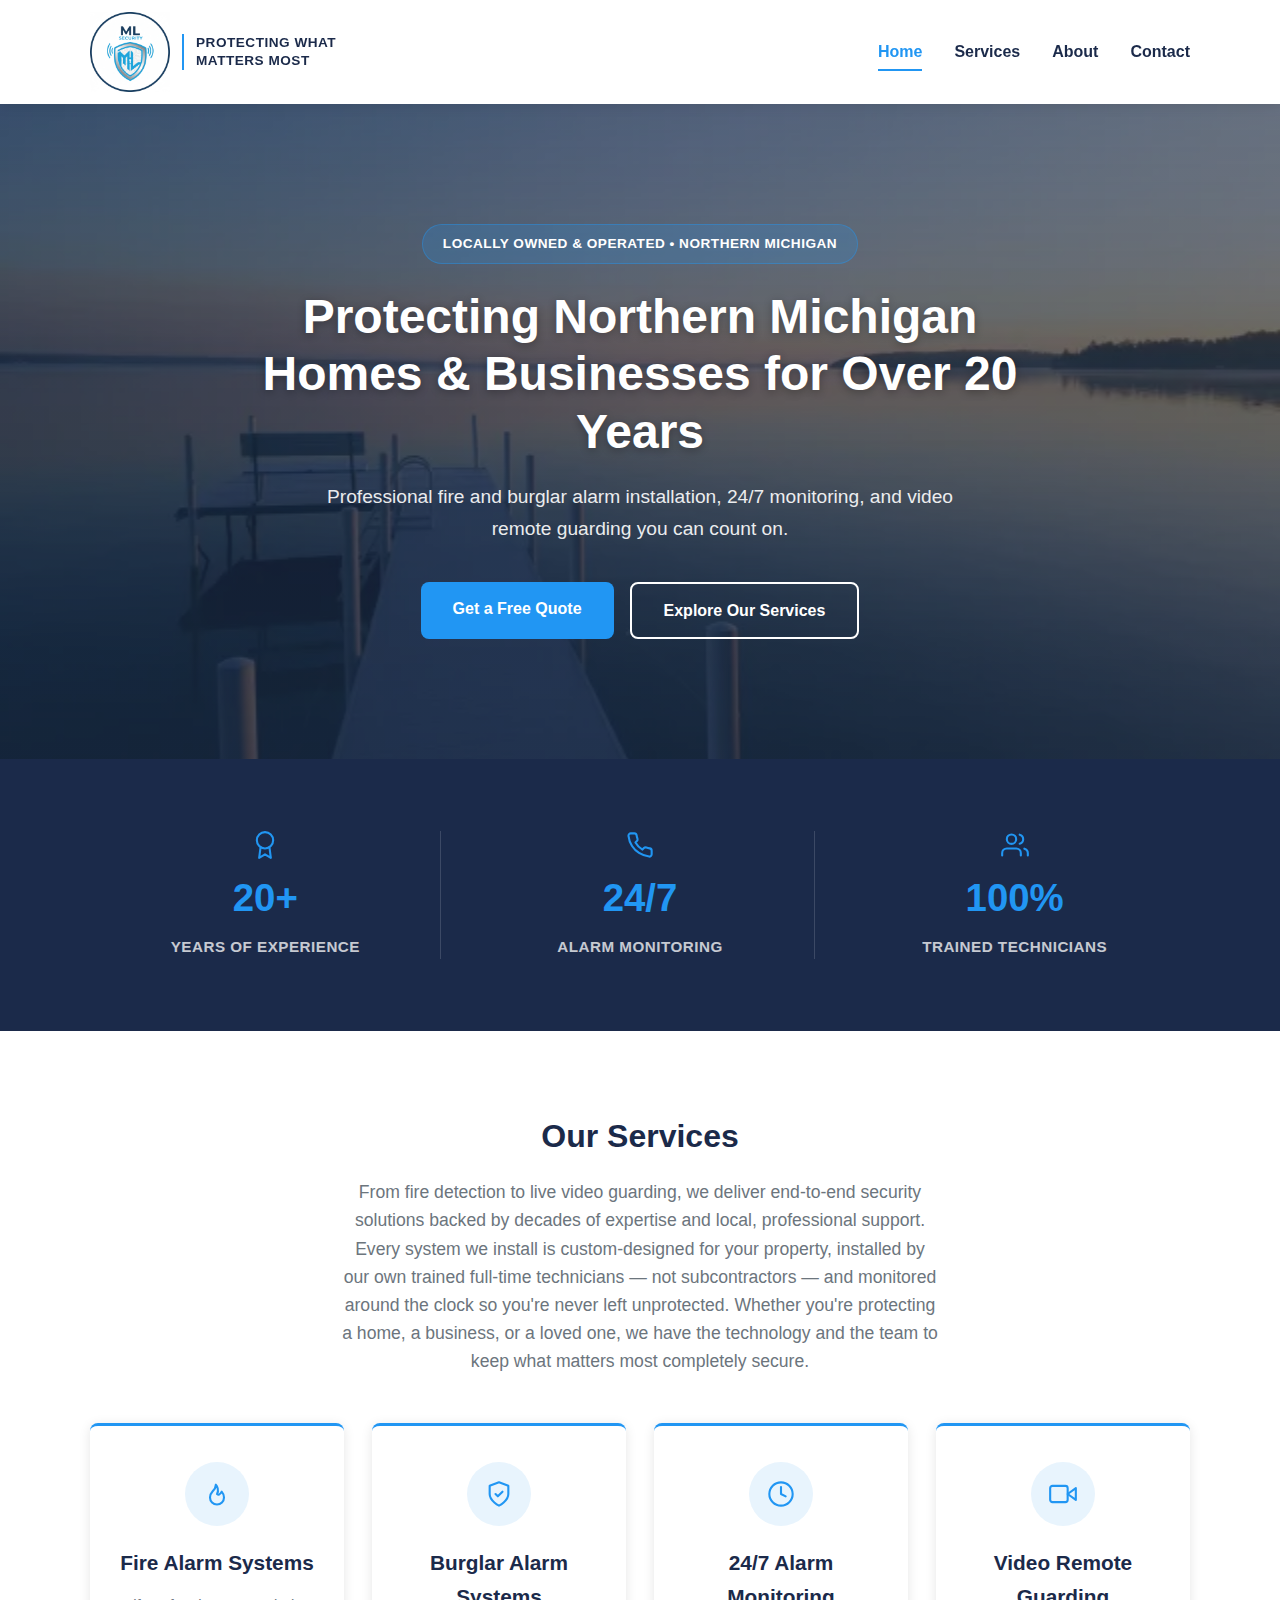
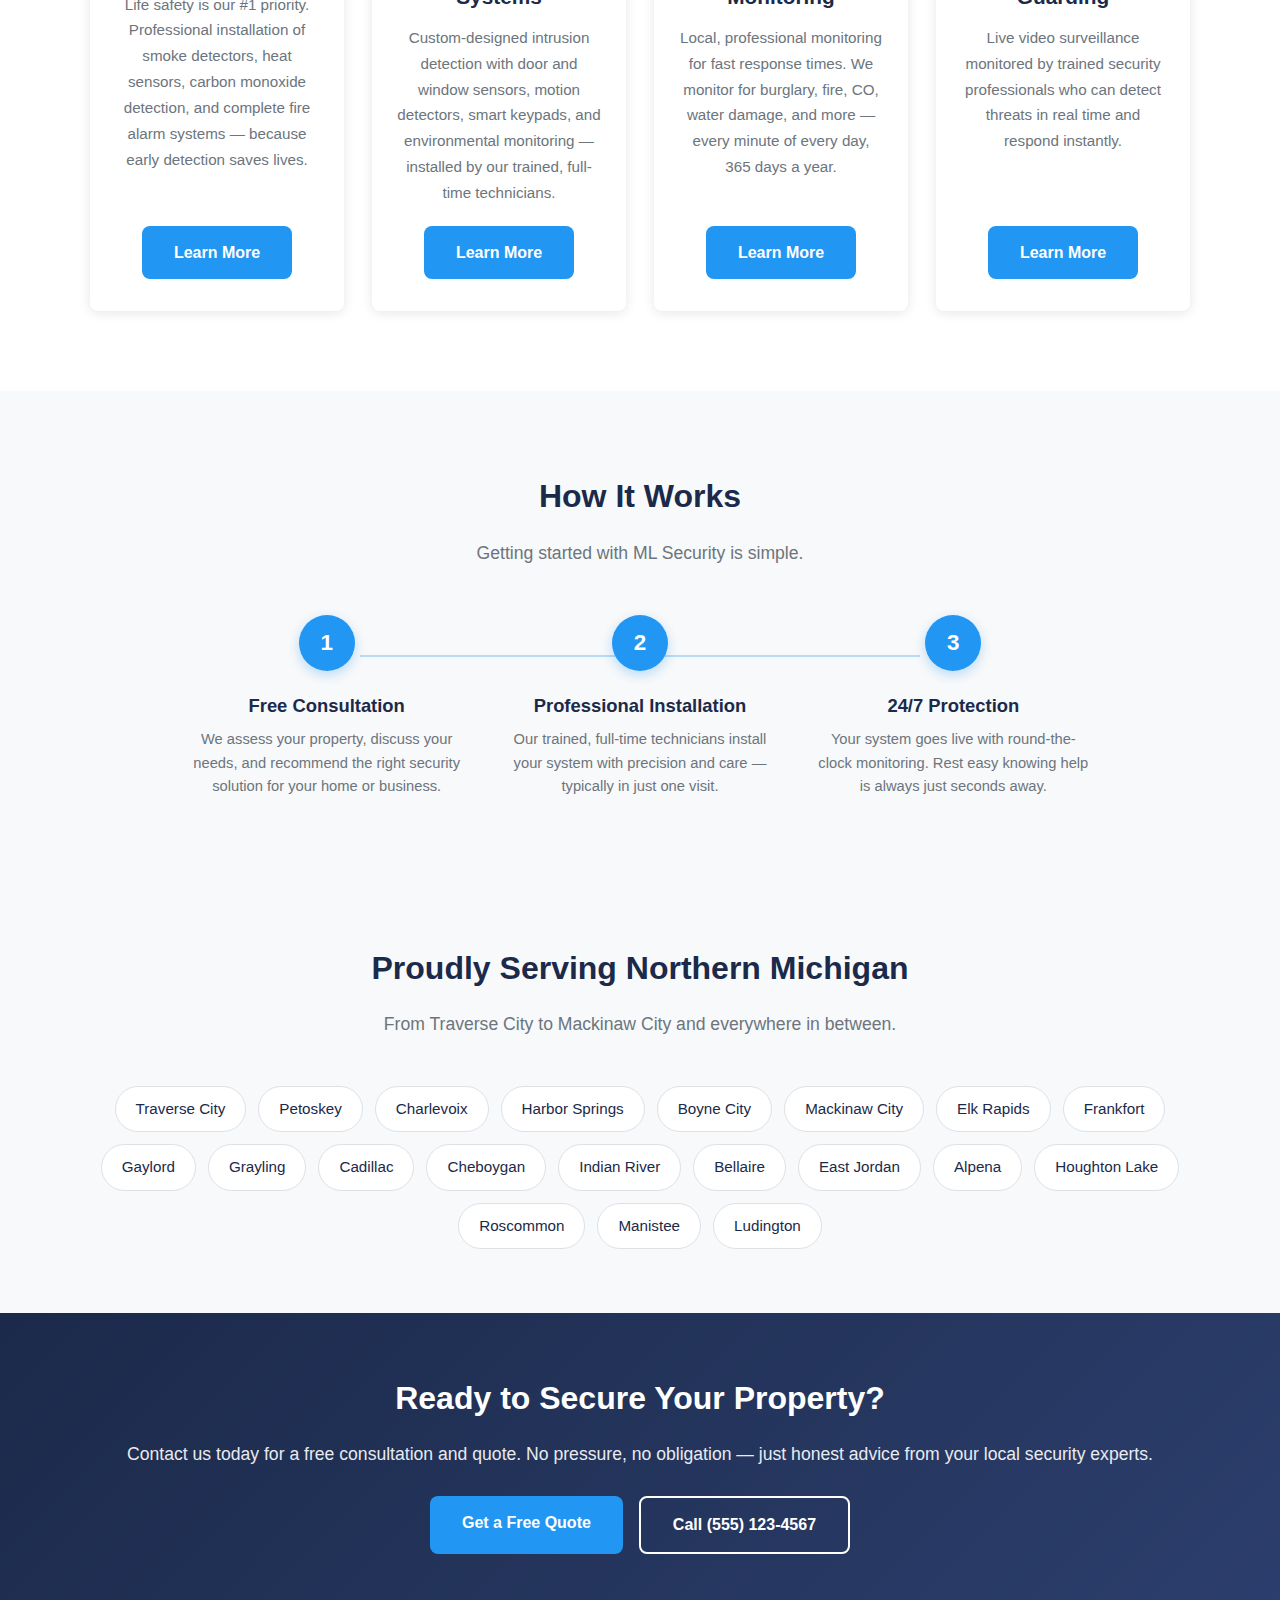
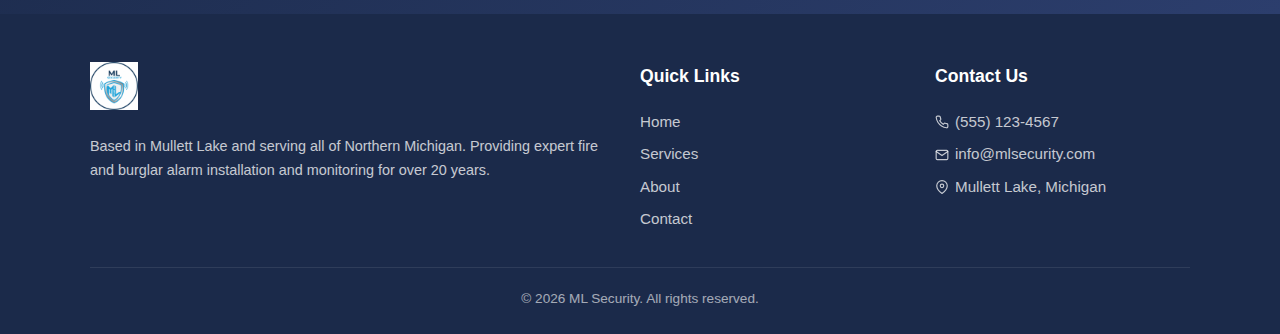
<file: index.html>
<!DOCTYPE html>
<html lang="en">
<head>
  <meta charset="UTF-8">
  <meta name="viewport" content="width=device-width, initial-scale=1.0">
  <meta name="description" content="ML Security — Protecting What Matters Most. Over 20 years of professional fire alarm, burglar alarm, and 24/7 monitoring services across Northern Michigan.">
  <title>ML Security | Protecting What Matters Most | Northern Michigan</title>
  <link rel="stylesheet" href="css/styles.css">
</head>
<body>

  <!-- Header -->
  <header class="header">
    <div class="container">
      <a href="index.html" class="header__logo" aria-label="ML Security Home">
        <img src="images/logo.jpg" alt="ML Security Logo">
        <span class="header__tagline">Protecting What<br>Matters Most</span>
      </a>
      <button class="hamburger" aria-label="Toggle navigation" aria-expanded="false">
        <span></span>
        <span></span>
        <span></span>
      </button>
      <nav class="header__nav" aria-label="Main navigation">
        <a href="index.html" class="active">Home</a>
        <a href="services.html">Services</a>
        <a href="about.html">About</a>
        <a href="contact.html">Contact</a>
      </nav>
    </div>
  </header>

  <!-- Hero -->
  <section class="hero">
    <div class="container">
      <div class="hero__badge">Locally Owned &amp; Operated &bull; Northern Michigan</div>
      <h1>Protecting Northern Michigan Homes &amp; Businesses for Over 20 Years</h1>
      <p>Professional fire and burglar alarm installation, 24/7 monitoring, and video remote guarding you can count on.</p>
      <div class="hero__buttons">
        <a href="contact.html" class="btn btn--primary">Get a Free Quote</a>
        <a href="services.html" class="btn btn--outline">Explore Our Services</a>
      </div>
    </div>
  </section>

  <!-- Trust Banner -->
  <section class="trust">
    <div class="container">
      <div class="trust__grid">
        <div class="trust__item">
          <span class="trust__icon"><svg width="28" height="28" viewBox="0 0 24 24" fill="none" stroke="currentColor" stroke-width="1.8" stroke-linecap="round" stroke-linejoin="round"><circle cx="12" cy="8" r="7"/><path d="M8.21 13.89L7 23l5-3 5 3-1.21-9.12"/></svg></span>
          <h3>20+</h3>
          <p>Years of Experience</p>
        </div>
        <div class="trust__item">
          <span class="trust__icon"><svg width="28" height="28" viewBox="0 0 24 24" fill="none" stroke="currentColor" stroke-width="1.8" stroke-linecap="round" stroke-linejoin="round"><path d="M22 16.92v3a2 2 0 0 1-2.18 2 19.79 19.79 0 0 1-8.63-3.07 19.5 19.5 0 0 1-6-6 19.79 19.79 0 0 1-3.07-8.67A2 2 0 0 1 4.11 2h3a2 2 0 0 1 2 1.72c.127.96.361 1.903.7 2.81a2 2 0 0 1-.45 2.11L8.09 9.91a16 16 0 0 0 6 6l1.27-1.27a2 2 0 0 1 2.11-.45c.907.339 1.85.573 2.81.7A2 2 0 0 1 22 16.92z"/></svg></span>
          <h3>24/7</h3>
          <p>Alarm Monitoring</p>
        </div>
        <div class="trust__item">
          <span class="trust__icon"><svg width="28" height="28" viewBox="0 0 24 24" fill="none" stroke="currentColor" stroke-width="1.8" stroke-linecap="round" stroke-linejoin="round"><path d="M17 21v-2a4 4 0 0 0-4-4H5a4 4 0 0 0-4 4v2"/><circle cx="9" cy="7" r="4"/><path d="M23 21v-2a4 4 0 0 0-3-3.87"/><path d="M16 3.13a4 4 0 0 1 0 7.75"/></svg></span>
          <h3>100%</h3>
          <p>Trained Technicians</p>
        </div>
      </div>
    </div>
  </section>

  <!-- Services Overview -->
  <section class="section">
    <div class="container">
      <h2 class="section__title">Our Services</h2>
      <p class="section__subtitle">From fire detection to live video guarding, we deliver end-to-end security solutions backed by decades of expertise and local, professional support. Every system we install is custom-designed for your property, installed by our own trained full-time technicians — not subcontractors — and monitored around the clock so you're never left unprotected. Whether you're protecting a home, a business, or a loved one, we have the technology and the team to keep what matters most completely secure.</p>
      <div class="cards">

        <div class="card">
          <div class="card__icon"><svg width="28" height="28" viewBox="0 0 24 24" fill="none" stroke="currentColor" stroke-width="1.8" stroke-linecap="round" stroke-linejoin="round"><path d="M12 12c2-2.96 0-7-1-8 0 3.038-1.773 4.741-3 6-1.226 1.26-2 3.24-2 5a6 6 0 1 0 12 0c0-1.532-1.056-3.94-2-5-1.786 3-2.791 3-4 2z"/></svg></div>
          <h3>Fire Alarm Systems</h3>
          <p>Life safety is our #1 priority. Professional installation of smoke detectors, heat sensors, carbon monoxide detection, and complete fire alarm systems — because early detection saves lives.</p>
          <a href="services.html#fire" class="btn btn--primary">Learn More</a>
        </div>

        <div class="card">
          <div class="card__icon"><svg width="28" height="28" viewBox="0 0 24 24" fill="none" stroke="currentColor" stroke-width="1.8" stroke-linecap="round" stroke-linejoin="round"><path d="M12 22s8-4 8-10V5l-8-3-8 3v7c0 6 8 10 8 10z"/><polyline points="9 12 11 14 15 10"/></svg></div>
          <h3>Burglar Alarm Systems</h3>
          <p>Custom-designed intrusion detection with door and window sensors, motion detectors, smart keypads, and environmental monitoring — installed by our trained, full-time technicians.</p>
          <a href="services.html#burglar" class="btn btn--primary">Learn More</a>
        </div>

        <div class="card">
          <div class="card__icon"><svg width="28" height="28" viewBox="0 0 24 24" fill="none" stroke="currentColor" stroke-width="1.8" stroke-linecap="round" stroke-linejoin="round"><circle cx="12" cy="12" r="10"/><polyline points="12 6 12 12 16 14"/></svg></div>
          <h3>24/7 Alarm Monitoring</h3>
          <p>Local, professional monitoring for fast response times. We monitor for burglary, fire, CO, water damage, and more — every minute of every day, 365 days a year.</p>
          <a href="services.html#monitoring" class="btn btn--primary">Learn More</a>
        </div>

        <div class="card">
          <div class="card__icon"><svg width="28" height="28" viewBox="0 0 24 24" fill="none" stroke="currentColor" stroke-width="1.8" stroke-linecap="round" stroke-linejoin="round"><path d="M23 7l-7 5 7 5V7z"/><rect x="1" y="5" width="15" height="14" rx="2" ry="2"/></svg></div>
          <h3>Video Remote Guarding</h3>
          <p>Live video surveillance monitored by trained security professionals who can detect threats in real time and respond instantly.</p>
          <a href="services.html#video" class="btn btn--primary">Learn More</a>
        </div>

      </div>
    </div>
  </section>

  <!-- How It Works -->
  <section class="how-it-works">
    <div class="container">
      <h2 class="section__title">How It Works</h2>
      <p class="section__subtitle">Getting started with ML Security is simple.</p>
      <div class="steps">
        <div class="step">
          <div class="step__number">1</div>
          <h3>Free Consultation</h3>
          <p>We assess your property, discuss your needs, and recommend the right security solution for your home or business.</p>
        </div>
        <div class="step">
          <div class="step__number">2</div>
          <h3>Professional Installation</h3>
          <p>Our trained, full-time technicians install your system with precision and care — typically in just one visit.</p>
        </div>
        <div class="step">
          <div class="step__number">3</div>
          <h3>24/7 Protection</h3>
          <p>Your system goes live with round-the-clock monitoring. Rest easy knowing help is always just seconds away.</p>
        </div>
      </div>
    </div>
  </section>

  <!-- Service Area -->
  <section class="service-area">
    <div class="container">
      <h2 class="section__title">Proudly Serving Northern Michigan</h2>
      <p class="section__subtitle">From Traverse City to Mackinaw City and everywhere in between.</p>
      <div class="service-area__tags">
        <span class="service-area__tag">Traverse City</span>
        <span class="service-area__tag">Petoskey</span>
        <span class="service-area__tag">Charlevoix</span>
        <span class="service-area__tag">Harbor Springs</span>
        <span class="service-area__tag">Boyne City</span>
        <span class="service-area__tag">Mackinaw City</span>
        <span class="service-area__tag">Elk Rapids</span>
        <span class="service-area__tag">Frankfort</span>
        <span class="service-area__tag">Gaylord</span>
        <span class="service-area__tag">Grayling</span>
        <span class="service-area__tag">Cadillac</span>
        <span class="service-area__tag">Cheboygan</span>
        <span class="service-area__tag">Indian River</span>
        <span class="service-area__tag">Bellaire</span>
        <span class="service-area__tag">East Jordan</span>
        <span class="service-area__tag">Alpena</span>
        <span class="service-area__tag">Houghton Lake</span>
        <span class="service-area__tag">Roscommon</span>
        <span class="service-area__tag">Manistee</span>
        <span class="service-area__tag">Ludington</span>
      </div>
    </div>
  </section>

  <!-- CTA -->
  <section class="cta">
    <div class="container">
      <h2>Ready to Secure Your Property?</h2>
      <p>Contact us today for a free consultation and quote. No pressure, no obligation — just honest advice from your local security experts.</p>
      <div class="hero__buttons">
        <a href="contact.html" class="btn btn--primary">Get a Free Quote</a>
        <a href="tel:5551234567" class="btn btn--outline">Call (555) 123-4567</a>
      </div>
    </div>
  </section>

  <!-- Footer -->
  <footer class="footer">
    <div class="container">
      <div class="footer__grid">
        <div class="footer__brand">
          <img src="images/logo.jpg" alt="ML Security Logo">
          <p>Based in Mullett Lake and serving all of Northern Michigan. Providing expert fire and burglar alarm installation and monitoring for over 20 years.</p>
        </div>
        <div class="footer__links">
          <h4>Quick Links</h4>
          <a href="index.html">Home</a>
          <a href="services.html">Services</a>
          <a href="about.html">About</a>
          <a href="contact.html">Contact</a>
        </div>
        <div class="footer__contact">
          <h4>Contact Us</h4>
          <p><svg class="footer__icon" width="14" height="14" viewBox="0 0 24 24" fill="none" stroke="currentColor" stroke-width="2" stroke-linecap="round" stroke-linejoin="round"><path d="M22 16.92v3a2 2 0 0 1-2.18 2 19.79 19.79 0 0 1-8.63-3.07 19.5 19.5 0 0 1-6-6 19.79 19.79 0 0 1-3.07-8.67A2 2 0 0 1 4.11 2h3a2 2 0 0 1 2 1.72c.127.96.361 1.903.7 2.81a2 2 0 0 1-.45 2.11L8.09 9.91a16 16 0 0 0 6 6l1.27-1.27a2 2 0 0 1 2.11-.45c.907.339 1.85.573 2.81.7A2 2 0 0 1 22 16.92z"/></svg> (555) 123-4567</p>
          <p><svg class="footer__icon" width="14" height="14" viewBox="0 0 24 24" fill="none" stroke="currentColor" stroke-width="2" stroke-linecap="round" stroke-linejoin="round"><path d="M4 4h16c1.1 0 2 .9 2 2v12c0 1.1-.9 2-2 2H4c-1.1 0-2-.9-2-2V6c0-1.1.9-2 2-2z"/><polyline points="22,6 12,13 2,6"/></svg> info@mlsecurity.com</p>
          <p><svg class="footer__icon" width="14" height="14" viewBox="0 0 24 24" fill="none" stroke="currentColor" stroke-width="2" stroke-linecap="round" stroke-linejoin="round"><path d="M21 10c0 7-9 13-9 13s-9-6-9-13a9 9 0 0 1 18 0z"/><circle cx="12" cy="10" r="3"/></svg> Mullett Lake, Michigan</p>
        </div>
      </div>
      <div class="footer__bottom">
        &copy; 2026 ML Security. All rights reserved.
      </div>
    </div>
  </footer>

  <script src="js/main.js"></script>
</body>
</html>
</file>
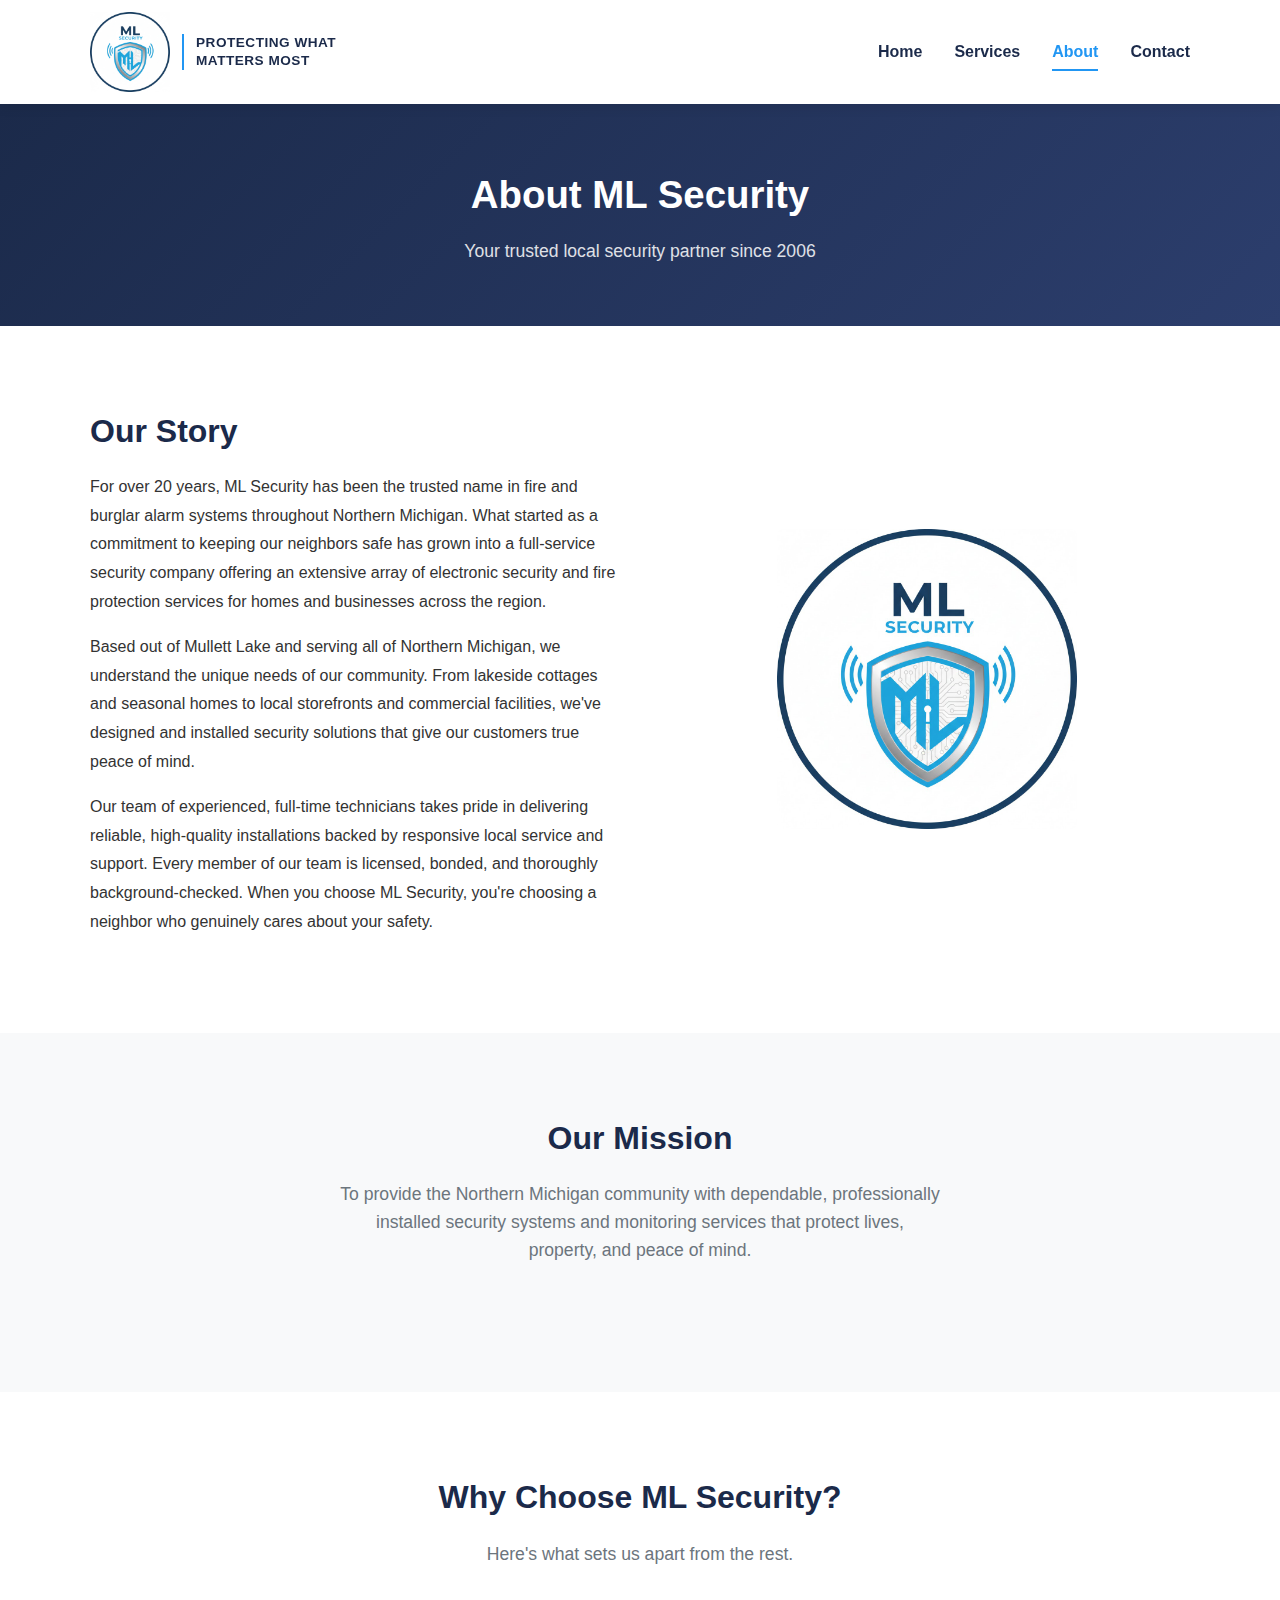
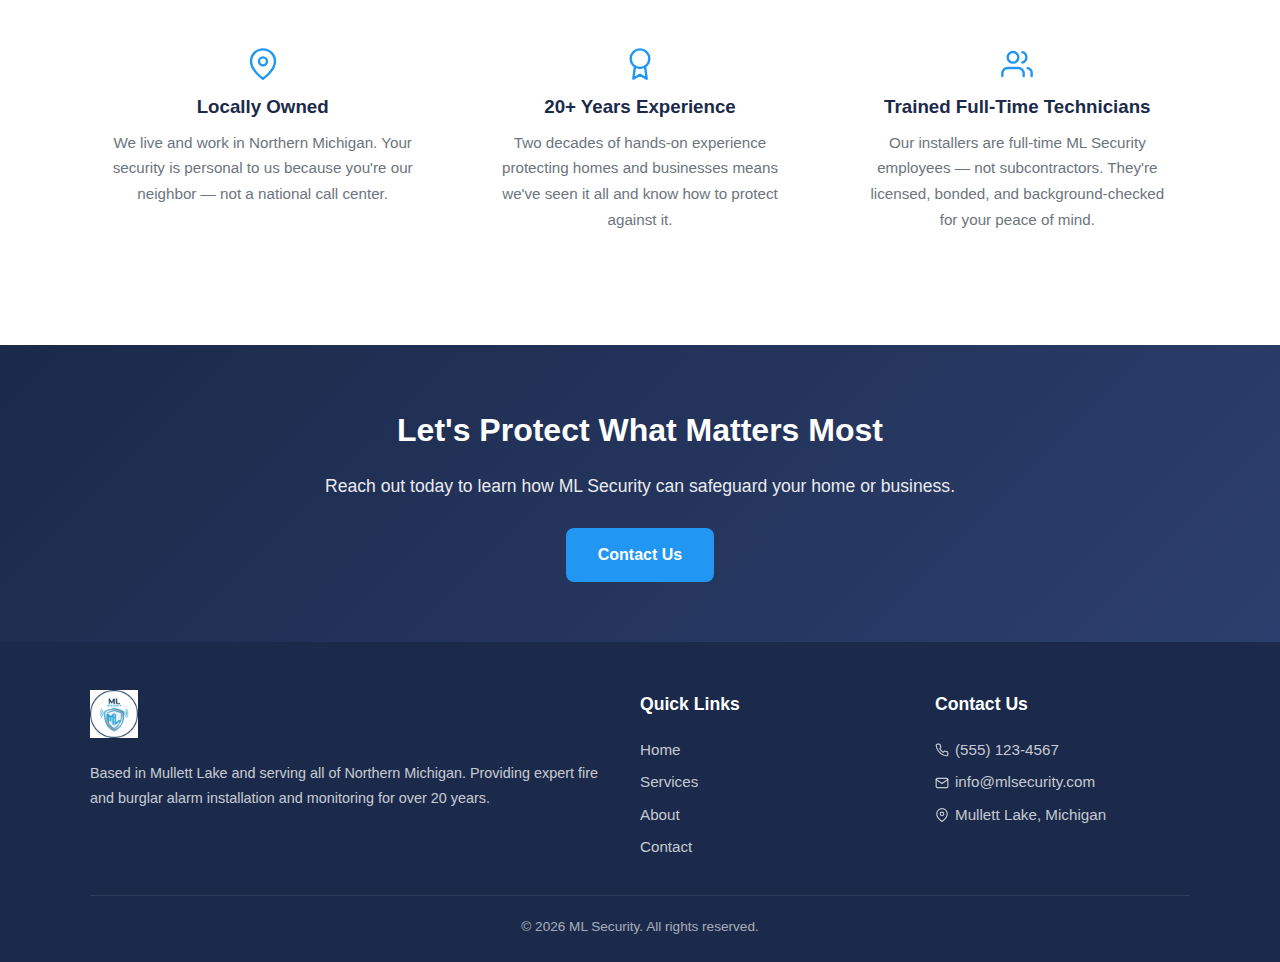
<file: about.html>
<!DOCTYPE html>
<html lang="en">
<head>
  <meta charset="UTF-8">
  <meta name="viewport" content="width=device-width, initial-scale=1.0">
  <meta name="description" content="Learn about ML Security — over 20 years of trusted fire and burglar alarm services across Northern Michigan.">
  <title>About Us | ML Security</title>
  <link rel="stylesheet" href="css/styles.css">
</head>
<body>

  <!-- Header -->
  <header class="header">
    <div class="container">
      <a href="index.html" class="header__logo" aria-label="ML Security Home">
        <img src="images/logo.jpg" alt="ML Security Logo">
        <span class="header__tagline">Protecting What<br>Matters Most</span>
      </a>
      <button class="hamburger" aria-label="Toggle navigation" aria-expanded="false">
        <span></span>
        <span></span>
        <span></span>
      </button>
      <nav class="header__nav" aria-label="Main navigation">
        <a href="index.html">Home</a>
        <a href="services.html">Services</a>
        <a href="about.html" class="active">About</a>
        <a href="contact.html">Contact</a>
      </nav>
    </div>
  </header>

  <!-- Page Header -->
  <section class="page-header">
    <div class="container">
      <h1>About ML Security</h1>
      <p>Your trusted local security partner since 2006</p>
    </div>
  </section>

  <!-- About Intro -->
  <section class="section">
    <div class="container">
      <div class="about-intro">
        <div class="about-intro__text">
          <h2>Our Story</h2>
          <p>For over 20 years, ML Security has been the trusted name in fire and burglar alarm systems throughout Northern Michigan. What started as a commitment to keeping our neighbors safe has grown into a full-service security company offering an extensive array of electronic security and fire protection services for homes and businesses across the region.</p>
          <p>Based out of Mullett Lake and serving all of Northern Michigan, we understand the unique needs of our community. From lakeside cottages and seasonal homes to local storefronts and commercial facilities, we've designed and installed security solutions that give our customers true peace of mind.</p>
          <p>Our team of experienced, full-time technicians takes pride in delivering reliable, high-quality installations backed by responsive local service and support. Every member of our team is licensed, bonded, and thoroughly background-checked. When you choose ML Security, you're choosing a neighbor who genuinely cares about your safety.</p>
        </div>
        <div class="about-intro__image">
          <img src="images/logo.jpg" alt="ML Security">
        </div>
      </div>
    </div>
  </section>

  <!-- Mission -->
  <section class="section section--alt">
    <div class="container">
      <h2 class="section__title">Our Mission</h2>
      <p class="section__subtitle">To provide the Northern Michigan community with dependable, professionally installed security systems and monitoring services that protect lives, property, and peace of mind.</p>
    </div>
  </section>

  <!-- Why Choose Us -->
  <section class="section">
    <div class="container">
      <h2 class="section__title">Why Choose ML Security?</h2>
      <p class="section__subtitle">Here's what sets us apart from the rest.</p>
      <div class="values">

        <div class="value-card">
          <div class="value-card__icon"><svg width="32" height="32" viewBox="0 0 24 24" fill="none" stroke="#2196F3" stroke-width="1.8" stroke-linecap="round" stroke-linejoin="round"><path d="M21 10c0 7-9 13-9 13s-9-6-9-13a9 9 0 0 1 18 0z"/><circle cx="12" cy="10" r="3"/></svg></div>
          <h3>Locally Owned</h3>
          <p>We live and work in Northern Michigan. Your security is personal to us because you're our neighbor — not a national call center.</p>
        </div>

        <div class="value-card">
          <div class="value-card__icon"><svg width="32" height="32" viewBox="0 0 24 24" fill="none" stroke="#2196F3" stroke-width="1.8" stroke-linecap="round" stroke-linejoin="round"><circle cx="12" cy="8" r="7"/><path d="M8.21 13.89L7 23l5-3 5 3-1.21-9.12"/></svg></div>
          <h3>20+ Years Experience</h3>
          <p>Two decades of hands-on experience protecting homes and businesses means we've seen it all and know how to protect against it.</p>
        </div>

        <div class="value-card">
          <div class="value-card__icon"><svg width="32" height="32" viewBox="0 0 24 24" fill="none" stroke="#2196F3" stroke-width="1.8" stroke-linecap="round" stroke-linejoin="round"><path d="M17 21v-2a4 4 0 0 0-4-4H5a4 4 0 0 0-4 4v2"/><circle cx="9" cy="7" r="4"/><path d="M23 21v-2a4 4 0 0 0-3-3.87"/><path d="M16 3.13a4 4 0 0 1 0 7.75"/></svg></div>
          <h3>Trained Full-Time Technicians</h3>
          <p>Our installers are full-time ML Security employees — not subcontractors. They're licensed, bonded, and background-checked for your peace of mind.</p>
        </div>

      </div>
    </div>
  </section>

  <!-- CTA -->
  <section class="cta">
    <div class="container">
      <h2>Let's Protect What Matters Most</h2>
      <p>Reach out today to learn how ML Security can safeguard your home or business.</p>
      <a href="contact.html" class="btn btn--primary">Contact Us</a>
    </div>
  </section>

  <!-- Footer -->
  <footer class="footer">
    <div class="container">
      <div class="footer__grid">
        <div class="footer__brand">
          <img src="images/logo.jpg" alt="ML Security Logo">
          <p>Based in Mullett Lake and serving all of Northern Michigan. Providing expert fire and burglar alarm installation and monitoring for over 20 years.</p>
        </div>
        <div class="footer__links">
          <h4>Quick Links</h4>
          <a href="index.html">Home</a>
          <a href="services.html">Services</a>
          <a href="about.html">About</a>
          <a href="contact.html">Contact</a>
        </div>
        <div class="footer__contact">
          <h4>Contact Us</h4>
          <p><svg class="footer__icon" width="14" height="14" viewBox="0 0 24 24" fill="none" stroke="currentColor" stroke-width="2" stroke-linecap="round" stroke-linejoin="round"><path d="M22 16.92v3a2 2 0 0 1-2.18 2 19.79 19.79 0 0 1-8.63-3.07 19.5 19.5 0 0 1-6-6 19.79 19.79 0 0 1-3.07-8.67A2 2 0 0 1 4.11 2h3a2 2 0 0 1 2 1.72c.127.96.361 1.903.7 2.81a2 2 0 0 1-.45 2.11L8.09 9.91a16 16 0 0 0 6 6l1.27-1.27a2 2 0 0 1 2.11-.45c.907.339 1.85.573 2.81.7A2 2 0 0 1 22 16.92z"/></svg> (555) 123-4567</p>
          <p><svg class="footer__icon" width="14" height="14" viewBox="0 0 24 24" fill="none" stroke="currentColor" stroke-width="2" stroke-linecap="round" stroke-linejoin="round"><path d="M4 4h16c1.1 0 2 .9 2 2v12c0 1.1-.9 2-2 2H4c-1.1 0-2-.9-2-2V6c0-1.1.9-2 2-2z"/><polyline points="22,6 12,13 2,6"/></svg> info@mlsecurity.com</p>
          <p><svg class="footer__icon" width="14" height="14" viewBox="0 0 24 24" fill="none" stroke="currentColor" stroke-width="2" stroke-linecap="round" stroke-linejoin="round"><path d="M21 10c0 7-9 13-9 13s-9-6-9-13a9 9 0 0 1 18 0z"/><circle cx="12" cy="10" r="3"/></svg> Mullett Lake, Michigan</p>
        </div>
      </div>
      <div class="footer__bottom">
        &copy; 2026 ML Security. All rights reserved.
      </div>
    </div>
  </footer>

  <script src="js/main.js"></script>
</body>
</html>
</file>
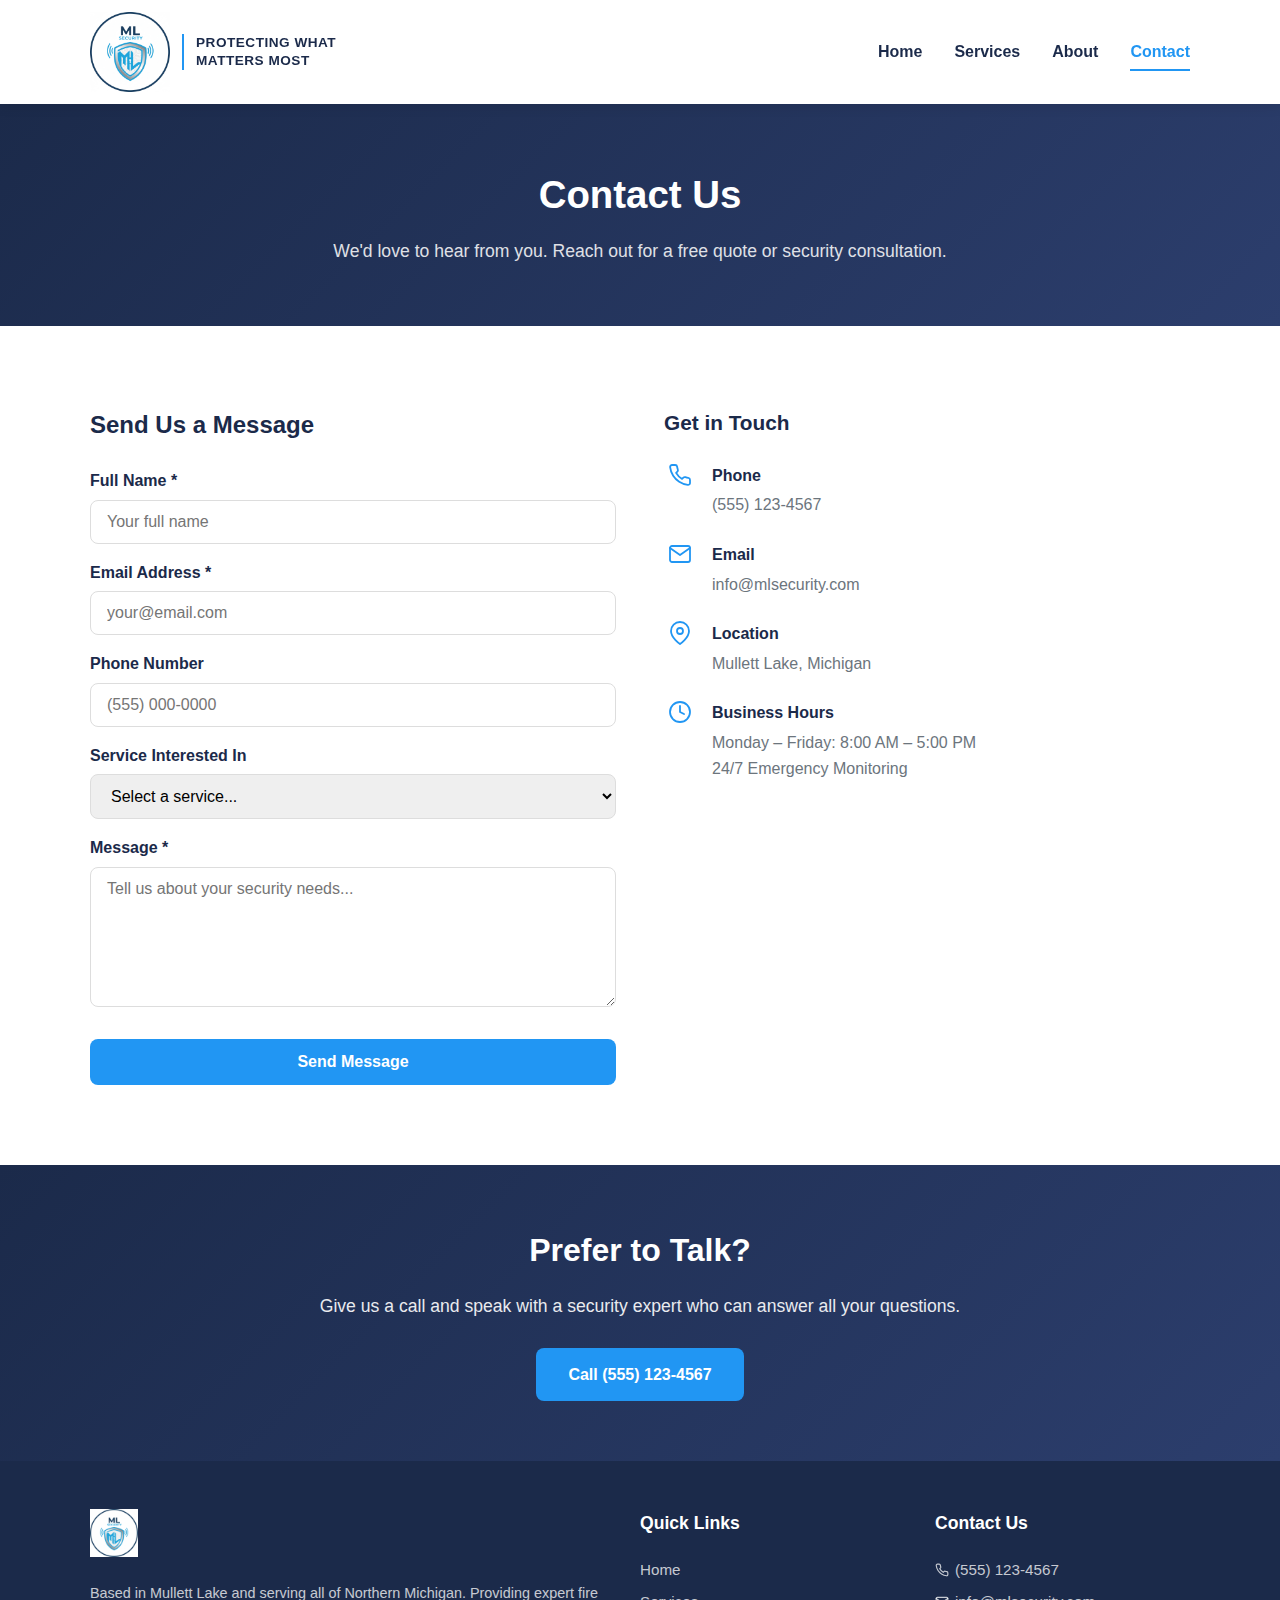
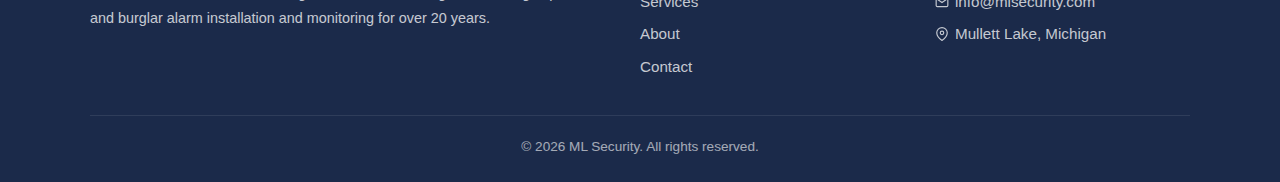
<file: contact.html>
<!DOCTYPE html>
<html lang="en">
<head>
  <meta charset="UTF-8">
  <meta name="viewport" content="width=device-width, initial-scale=1.0">
  <meta name="description" content="Contact ML Security for fire alarm, burglar alarm, and monitoring services across Northern Michigan. Get a free quote today.">
  <title>Contact Us | ML Security</title>
  <link rel="stylesheet" href="css/styles.css">
</head>
<body>

  <!-- Header -->
  <header class="header">
    <div class="container">
      <a href="index.html" class="header__logo" aria-label="ML Security Home">
        <img src="images/logo.jpg" alt="ML Security Logo">
        <span class="header__tagline">Protecting What<br>Matters Most</span>
      </a>
      <button class="hamburger" aria-label="Toggle navigation" aria-expanded="false">
        <span></span>
        <span></span>
        <span></span>
      </button>
      <nav class="header__nav" aria-label="Main navigation">
        <a href="index.html">Home</a>
        <a href="services.html">Services</a>
        <a href="about.html">About</a>
        <a href="contact.html" class="active">Contact</a>
      </nav>
    </div>
  </header>

  <!-- Page Header -->
  <section class="page-header">
    <div class="container">
      <h1>Contact Us</h1>
      <p>We'd love to hear from you. Reach out for a free quote or security consultation.</p>
    </div>
  </section>

  <!-- Contact Section -->
  <section class="section">
    <div class="container">
      <div class="contact-grid">

        <!-- Contact Form -->
        <div class="contact-form">
          <h2 style="color: var(--navy); margin-bottom: 24px;">Send Us a Message</h2>
          <form id="contactForm" novalidate>
            <label for="name">Full Name *</label>
            <input type="text" id="name" name="name" placeholder="Your full name" required>

            <label for="email">Email Address *</label>
            <input type="email" id="email" name="email" placeholder="your@email.com" required>

            <label for="phone">Phone Number</label>
            <input type="tel" id="phone" name="phone" placeholder="(555) 000-0000">

            <label for="service">Service Interested In</label>
            <select id="service" name="service">
              <option value="">Select a service...</option>
              <option value="fire">Fire Alarm Systems</option>
              <option value="burglar">Burglar Alarm Systems</option>
              <option value="monitoring">24/7 Alarm Monitoring</option>
              <option value="video">Video Remote Guarding</option>
              <option value="other">Other / Not Sure</option>
            </select>

            <label for="message">Message *</label>
            <textarea id="message" name="message" placeholder="Tell us about your security needs..." required></textarea>

            <button type="submit" class="btn btn--primary">Send Message</button>
          </form>
          <div id="formSuccess" class="form-success">
            Thank you for contacting ML Security! We'll get back to you within one business day.
          </div>
        </div>

        <!-- Contact Info -->
        <div class="contact-info">
          <h3>Get in Touch</h3>

          <div class="contact-info__item">
            <div class="contact-info__icon"><svg width="24" height="24" viewBox="0 0 24 24" fill="none" stroke="#2196F3" stroke-width="1.8" stroke-linecap="round" stroke-linejoin="round"><path d="M22 16.92v3a2 2 0 0 1-2.18 2 19.79 19.79 0 0 1-8.63-3.07 19.5 19.5 0 0 1-6-6 19.79 19.79 0 0 1-3.07-8.67A2 2 0 0 1 4.11 2h3a2 2 0 0 1 2 1.72c.127.96.361 1.903.7 2.81a2 2 0 0 1-.45 2.11L8.09 9.91a16 16 0 0 0 6 6l1.27-1.27a2 2 0 0 1 2.11-.45c.907.339 1.85.573 2.81.7A2 2 0 0 1 22 16.92z"/></svg></div>
            <div class="contact-info__text">
              <h4>Phone</h4>
              <p>(555) 123-4567</p>
            </div>
          </div>

          <div class="contact-info__item">
            <div class="contact-info__icon"><svg width="24" height="24" viewBox="0 0 24 24" fill="none" stroke="#2196F3" stroke-width="1.8" stroke-linecap="round" stroke-linejoin="round"><path d="M4 4h16c1.1 0 2 .9 2 2v12c0 1.1-.9 2-2 2H4c-1.1 0-2-.9-2-2V6c0-1.1.9-2 2-2z"/><polyline points="22,6 12,13 2,6"/></svg></div>
            <div class="contact-info__text">
              <h4>Email</h4>
              <p>info@mlsecurity.com</p>
            </div>
          </div>

          <div class="contact-info__item">
            <div class="contact-info__icon"><svg width="24" height="24" viewBox="0 0 24 24" fill="none" stroke="#2196F3" stroke-width="1.8" stroke-linecap="round" stroke-linejoin="round"><path d="M21 10c0 7-9 13-9 13s-9-6-9-13a9 9 0 0 1 18 0z"/><circle cx="12" cy="10" r="3"/></svg></div>
            <div class="contact-info__text">
              <h4>Location</h4>
              <p>Mullett Lake, Michigan</p>
            </div>
          </div>

          <div class="contact-info__item">
            <div class="contact-info__icon"><svg width="24" height="24" viewBox="0 0 24 24" fill="none" stroke="#2196F3" stroke-width="1.8" stroke-linecap="round" stroke-linejoin="round"><circle cx="12" cy="12" r="10"/><polyline points="12 6 12 12 16 14"/></svg></div>
            <div class="contact-info__text">
              <h4>Business Hours</h4>
              <p>Monday &ndash; Friday: 8:00 AM &ndash; 5:00 PM</p>
              <p>24/7 Emergency Monitoring</p>
            </div>
          </div>
        </div>

      </div>
    </div>
  </section>

  <!-- CTA -->
  <section class="cta">
    <div class="container">
      <h2>Prefer to Talk?</h2>
      <p>Give us a call and speak with a security expert who can answer all your questions.</p>
      <a href="tel:5551234567" class="btn btn--primary">Call (555) 123-4567</a>
    </div>
  </section>

  <!-- Footer -->
  <footer class="footer">
    <div class="container">
      <div class="footer__grid">
        <div class="footer__brand">
          <img src="images/logo.jpg" alt="ML Security Logo">
          <p>Based in Mullett Lake and serving all of Northern Michigan. Providing expert fire and burglar alarm installation and monitoring for over 20 years.</p>
        </div>
        <div class="footer__links">
          <h4>Quick Links</h4>
          <a href="index.html">Home</a>
          <a href="services.html">Services</a>
          <a href="about.html">About</a>
          <a href="contact.html">Contact</a>
        </div>
        <div class="footer__contact">
          <h4>Contact Us</h4>
          <p><svg class="footer__icon" width="14" height="14" viewBox="0 0 24 24" fill="none" stroke="currentColor" stroke-width="2" stroke-linecap="round" stroke-linejoin="round"><path d="M22 16.92v3a2 2 0 0 1-2.18 2 19.79 19.79 0 0 1-8.63-3.07 19.5 19.5 0 0 1-6-6 19.79 19.79 0 0 1-3.07-8.67A2 2 0 0 1 4.11 2h3a2 2 0 0 1 2 1.72c.127.96.361 1.903.7 2.81a2 2 0 0 1-.45 2.11L8.09 9.91a16 16 0 0 0 6 6l1.27-1.27a2 2 0 0 1 2.11-.45c.907.339 1.85.573 2.81.7A2 2 0 0 1 22 16.92z"/></svg> (555) 123-4567</p>
          <p><svg class="footer__icon" width="14" height="14" viewBox="0 0 24 24" fill="none" stroke="currentColor" stroke-width="2" stroke-linecap="round" stroke-linejoin="round"><path d="M4 4h16c1.1 0 2 .9 2 2v12c0 1.1-.9 2-2 2H4c-1.1 0-2-.9-2-2V6c0-1.1.9-2 2-2z"/><polyline points="22,6 12,13 2,6"/></svg> info@mlsecurity.com</p>
          <p><svg class="footer__icon" width="14" height="14" viewBox="0 0 24 24" fill="none" stroke="currentColor" stroke-width="2" stroke-linecap="round" stroke-linejoin="round"><path d="M21 10c0 7-9 13-9 13s-9-6-9-13a9 9 0 0 1 18 0z"/><circle cx="12" cy="10" r="3"/></svg> Mullett Lake, Michigan</p>
        </div>
      </div>
      <div class="footer__bottom">
        &copy; 2026 ML Security. All rights reserved.
      </div>
    </div>
  </footer>

  <script src="js/main.js"></script>
</body>
</html>
</file>
<file: css/styles.css>
/* ============================================
   ML Security — Main Stylesheet
   ============================================ */

/* --- CSS Variables --- */
:root {
  --navy: #1b2a4a;
  --blue: #2196F3;
  --blue-dark: #1976D2;
  --blue-light: #e8f4fd;
  --gray: #6c757d;
  --gray-light: #f8f9fa;
  --white: #ffffff;
  --text: #333333;
  --shadow: 0 2px 12px rgba(0, 0, 0, 0.1);
  --radius: 8px;
  --transition: 0.3s ease;
}

/* --- Reset & Base --- */
*,
*::before,
*::after {
  margin: 0;
  padding: 0;
  box-sizing: border-box;
}

html {
  scroll-behavior: smooth;
}

body {
  font-family: -apple-system, BlinkMacSystemFont, "Segoe UI", Roboto, "Helvetica Neue", Arial, sans-serif;
  color: var(--text);
  line-height: 1.6;
  background: var(--white);
}

a {
  color: var(--blue);
  text-decoration: none;
  transition: color var(--transition);
}

a:hover {
  color: var(--blue-dark);
}

img {
  max-width: 100%;
  height: auto;
}

ul {
  list-style: none;
}

.container {
  max-width: 1140px;
  margin: 0 auto;
  padding: 0 20px;
}

/* --- Header --- */
.header {
  background: var(--white);
  box-shadow: var(--shadow);
  position: sticky;
  top: 0;
  z-index: 1000;
}

.header .container {
  display: flex;
  align-items: center;
  justify-content: space-between;
  padding-top: 12px;
  padding-bottom: 12px;
}

.header__logo {
  display: flex;
  align-items: center;
  gap: 12px;
}

.header__logo img {
  height: 80px;
  width: auto;
}

.header__tagline {
  font-size: 0.85rem;
  font-weight: 600;
  color: var(--navy);
  letter-spacing: 0.5px;
  text-transform: uppercase;
  border-left: 2px solid var(--blue);
  padding-left: 12px;
  line-height: 1.3;
}

.header__nav {
  display: flex;
  gap: 32px;
}

.header__nav a {
  color: var(--navy);
  font-weight: 600;
  font-size: 1rem;
  padding: 4px 0;
  position: relative;
}

.header__nav a::after {
  content: "";
  position: absolute;
  bottom: -2px;
  left: 0;
  width: 0;
  height: 2px;
  background: var(--blue);
  transition: width var(--transition);
}

.header__nav a:hover::after,
.header__nav a.active::after {
  width: 100%;
}

.header__nav a.active {
  color: var(--blue);
}

/* Hamburger */
.hamburger {
  display: none;
  flex-direction: column;
  gap: 5px;
  background: none;
  border: none;
  cursor: pointer;
  padding: 4px;
}

.hamburger span {
  display: block;
  width: 26px;
  height: 3px;
  background: var(--navy);
  border-radius: 2px;
  transition: var(--transition);
}

.hamburger.open span:nth-child(1) {
  transform: rotate(45deg) translate(5px, 6px);
}

.hamburger.open span:nth-child(2) {
  opacity: 0;
}

.hamburger.open span:nth-child(3) {
  transform: rotate(-45deg) translate(5px, -6px);
}

/* --- Hero Section --- */
.hero {
  background: linear-gradient(rgba(27, 42, 74, 0.6), rgba(27, 42, 74, 0.75)),
              url('../images/hero.jpg') center/cover no-repeat;
  color: var(--white);
  padding: 120px 0;
  text-align: center;
  min-height: 540px;
  display: flex;
  align-items: center;
  justify-content: center;
}

.hero__badge {
  display: inline-block;
  background: rgba(33, 150, 243, 0.2);
  border: 1px solid rgba(33, 150, 243, 0.4);
  color: var(--white);
  padding: 8px 20px;
  border-radius: 50px;
  font-size: 0.85rem;
  font-weight: 600;
  letter-spacing: 0.5px;
  margin-bottom: 24px;
  text-transform: uppercase;
}

.hero h1 {
  font-size: 3rem;
  margin-bottom: 20px;
  line-height: 1.2;
  text-shadow: 0 2px 8px rgba(0, 0, 0, 0.3);
  max-width: 800px;
  margin-left: auto;
  margin-right: auto;
}

.hero p {
  font-size: 1.2rem;
  max-width: 640px;
  margin: 0 auto 36px;
  opacity: 0.9;
  line-height: 1.7;
}

.hero__buttons {
  display: flex;
  gap: 16px;
  justify-content: center;
  flex-wrap: wrap;
}

/* --- Buttons --- */
.btn {
  display: inline-block;
  padding: 14px 32px;
  border-radius: var(--radius);
  font-size: 1rem;
  font-weight: 600;
  cursor: pointer;
  transition: all var(--transition);
  border: none;
  text-align: center;
}

.btn--primary {
  background: var(--blue);
  color: var(--white);
}

.btn--primary:hover {
  background: var(--blue-dark);
  color: var(--white);
}

.btn--outline {
  background: transparent;
  color: var(--white);
  border: 2px solid var(--white);
}

.btn--outline:hover {
  background: var(--white);
  color: var(--navy);
}

/* --- Section Utilities --- */
.section {
  padding: 80px 0;
}

.section--alt {
  background: var(--gray-light);
}

.section--blue {
  background: var(--blue-light);
}

.section__title {
  text-align: center;
  font-size: 2rem;
  color: var(--navy);
  margin-bottom: 16px;
}

.section__subtitle {
  text-align: center;
  color: var(--gray);
  font-size: 1.1rem;
  max-width: 600px;
  margin: 0 auto 48px;
}

/* --- Service Cards --- */
.cards {
  display: grid;
  grid-template-columns: repeat(4, 1fr);
  gap: 28px;
}

.card {
  background: var(--white);
  border-radius: var(--radius);
  padding: 36px 24px 32px;
  text-align: center;
  box-shadow: var(--shadow);
  transition: transform var(--transition), box-shadow var(--transition);
  display: flex;
  flex-direction: column;
  align-items: center;
  border-top: 3px solid var(--blue);
  position: relative;
}

.card p {
  flex: 1;
}

.card:hover {
  transform: translateY(-6px);
  box-shadow: 0 12px 32px rgba(0, 0, 0, 0.14);
}

.card__icon {
  width: 64px;
  height: 64px;
  display: flex;
  align-items: center;
  justify-content: center;
  background: var(--blue-light);
  border-radius: 50%;
  color: var(--blue);
  margin-bottom: 20px;
}

.card__icon svg {
  flex-shrink: 0;
}

.services-nav__icon {
  display: flex;
  align-items: center;
}

.services-nav__icon svg {
  flex-shrink: 0;
}

.card h3 {
  color: var(--navy);
  font-size: 1.3rem;
  margin-bottom: 12px;
}

.card p {
  color: var(--gray);
  font-size: 0.95rem;
  line-height: 1.7;
}

.card .btn {
  margin-top: 20px;
}

/* --- Trust / Stats Banner --- */
.trust {
  background: var(--navy);
  color: var(--white);
  padding: 56px 0;
}

.trust__grid {
  display: grid;
  grid-template-columns: repeat(3, 1fr);
  gap: 24px;
  text-align: center;
}

.trust__item {
  padding: 16px 0;
  position: relative;
}

.trust__item:not(:last-child)::after {
  content: "";
  position: absolute;
  right: 0;
  top: 10%;
  height: 80%;
  width: 1px;
  background: rgba(255, 255, 255, 0.15);
}

.trust__icon {
  margin-bottom: 8px;
  display: flex;
  align-items: center;
  justify-content: center;
}

.trust__icon svg {
  stroke: var(--blue);
}

.trust__item h3 {
  font-size: 2.4rem;
  margin-bottom: 6px;
  color: var(--blue);
  font-weight: 800;
}

.trust__item p {
  font-size: 0.95rem;
  opacity: 0.75;
  text-transform: uppercase;
  letter-spacing: 0.5px;
  font-weight: 600;
}

/* --- How It Works --- */
.how-it-works {
  background: var(--gray-light);
  padding: 80px 0;
}

.steps {
  display: grid;
  grid-template-columns: repeat(3, 1fr);
  gap: 40px;
  position: relative;
  max-width: 900px;
  margin: 0 auto;
}

.steps::before {
  content: "";
  position: absolute;
  top: 40px;
  left: calc(16.66% + 20px);
  right: calc(16.66% + 20px);
  height: 2px;
  background: var(--blue);
  opacity: 0.3;
}

.step {
  text-align: center;
  position: relative;
}

.step__number {
  width: 56px;
  height: 56px;
  background: var(--blue);
  color: var(--white);
  border-radius: 50%;
  display: flex;
  align-items: center;
  justify-content: center;
  font-size: 1.4rem;
  font-weight: 800;
  margin: 0 auto 20px;
  position: relative;
  z-index: 1;
  box-shadow: 0 4px 12px rgba(33, 150, 243, 0.3);
}

.step h3 {
  color: var(--navy);
  font-size: 1.15rem;
  margin-bottom: 8px;
}

.step p {
  color: var(--gray);
  font-size: 0.92rem;
  line-height: 1.6;
}

/* --- Services Quick Nav --- */
.services-nav {
  background: var(--white);
  border-bottom: 1px solid #e5e7eb;
  padding: 0;
  position: sticky;
  top: 80px;
  z-index: 900;
}

.services-nav__list {
  display: flex;
  justify-content: center;
  gap: 0;
}

.services-nav__link {
  display: flex;
  align-items: center;
  gap: 8px;
  padding: 16px 24px;
  color: var(--gray);
  font-weight: 600;
  font-size: 0.9rem;
  border-bottom: 3px solid transparent;
  transition: all var(--transition);
}

.services-nav__link:hover,
.services-nav__link.active {
  color: var(--blue);
  border-bottom-color: var(--blue);
}

/* (services-nav__icon styled above with card icons) */

/* --- Services Detail Page --- */
.service-detail {
  padding: 80px 0;
  scroll-margin-top: 140px;
}

.service-detail:nth-child(even) {
  background: var(--gray-light);
}

.service-detail__layout {
  display: grid;
  grid-template-columns: 160px 1fr;
  gap: 48px;
  align-items: start;
}

.service-detail__layout--reverse {
  grid-template-columns: 1fr 160px;
}

.service-detail__icon-block {
  display: flex;
  flex-direction: column;
  align-items: center;
  text-align: center;
  position: sticky;
  top: 160px;
}

.service-detail__icon-large {
  font-size: 4.5rem;
  line-height: 1;
  margin-bottom: 12px;
}

.service-detail__icon-label {
  font-size: 0.8rem;
  font-weight: 700;
  text-transform: uppercase;
  letter-spacing: 1px;
  color: var(--blue);
}

.service-detail__content h2 {
  color: var(--navy);
  font-size: 2rem;
  margin-bottom: 8px;
  line-height: 1.3;
}

.service-detail__subtitle {
  font-size: 1.1rem;
  color: var(--blue);
  font-weight: 600;
  margin-bottom: 20px;
}

.service-detail__content p {
  color: var(--text);
  line-height: 1.8;
  margin-bottom: 16px;
}

.service-detail__highlight {
  background: var(--blue-light);
  border-left: 4px solid var(--blue);
  padding: 20px 24px;
  border-radius: 0 var(--radius) var(--radius) 0;
  margin: 24px 0;
  font-size: 0.95rem;
  line-height: 1.7;
  color: var(--navy);
}

.service-detail__highlight strong {
  color: var(--navy);
}

/* Service Showcase Images */
.service-showcase {
  padding: 0;
  background: var(--navy);
}

.service-showcase__inner {
  position: relative;
  overflow: hidden;
  border-radius: var(--radius);
  max-height: 340px;
}

.service-showcase__img {
  width: 100%;
  height: 340px;
  object-fit: cover;
  display: block;
}

.service-showcase__caption {
  position: absolute;
  bottom: 0;
  left: 0;
  right: 0;
  background: linear-gradient(transparent, rgba(27, 42, 74, 0.85));
  padding: 40px 32px 24px;
}

.service-showcase__caption p {
  color: var(--white);
  font-size: 1.05rem;
  font-weight: 500;
  margin: 0;
}

/* Feature Grid */
.feature-grid {
  display: grid;
  grid-template-columns: repeat(2, 1fr);
  gap: 12px;
  margin: 24px 0;
}

.feature-grid__item {
  display: flex;
  align-items: center;
  gap: 10px;
  padding: 12px 16px;
  background: var(--white);
  border-radius: var(--radius);
  border: 1px solid #e5e7eb;
  font-size: 0.92rem;
  color: var(--text);
  transition: border-color var(--transition), box-shadow var(--transition);
}

.service-detail:nth-child(even) .feature-grid__item {
  background: var(--white);
}

.feature-grid__item:hover {
  border-color: var(--blue);
  box-shadow: 0 2px 8px rgba(33, 150, 243, 0.1);
}

.feature-grid__check {
  color: var(--blue);
  font-weight: bold;
  font-size: 1.1rem;
  flex-shrink: 0;
}

.service-detail__content .btn {
  margin-top: 8px;
}

/* --- About Page --- */
.about-intro {
  display: grid;
  grid-template-columns: 1fr 1fr;
  gap: 48px;
  align-items: center;
}

.about-intro__text h2 {
  color: var(--navy);
  font-size: 2rem;
  margin-bottom: 16px;
}

.about-intro__text p {
  line-height: 1.8;
  margin-bottom: 16px;
}

.about-intro__image {
  display: flex;
  justify-content: center;
  align-items: center;
}

.about-intro__image img {
  max-width: 300px;
  border-radius: var(--radius);
}

.values {
  display: grid;
  grid-template-columns: repeat(3, 1fr);
  gap: 32px;
  margin-top: 48px;
}

.value-card {
  text-align: center;
  padding: 32px 20px;
}

.value-card__icon {
  margin-bottom: 12px;
  display: flex;
  align-items: center;
  justify-content: center;
}

.value-card h3 {
  color: var(--navy);
  margin-bottom: 8px;
}

.value-card p {
  color: var(--gray);
  font-size: 0.95rem;
  line-height: 1.7;
}

/* --- Contact Page --- */
.contact-grid {
  display: grid;
  grid-template-columns: 1fr 1fr;
  gap: 48px;
}

.contact-form label {
  display: block;
  font-weight: 600;
  color: var(--navy);
  margin-bottom: 6px;
  margin-top: 16px;
}

.contact-form label:first-child {
  margin-top: 0;
}

.contact-form input,
.contact-form textarea,
.contact-form select {
  width: 100%;
  padding: 12px 16px;
  border: 1px solid #ddd;
  border-radius: var(--radius);
  font-size: 1rem;
  font-family: inherit;
  transition: border-color var(--transition);
}

.contact-form input:focus,
.contact-form textarea:focus,
.contact-form select:focus {
  outline: none;
  border-color: var(--blue);
}

.contact-form textarea {
  resize: vertical;
  min-height: 140px;
}

.contact-form .btn {
  margin-top: 24px;
  width: 100%;
}

.contact-form .form-success {
  display: none;
  background: #d4edda;
  color: #155724;
  padding: 16px;
  border-radius: var(--radius);
  margin-top: 16px;
  text-align: center;
  font-weight: 600;
}

.contact-form .form-success.show {
  display: block;
}

.contact-info h3 {
  color: var(--navy);
  font-size: 1.3rem;
  margin-bottom: 24px;
}

.contact-info__item {
  display: flex;
  gap: 16px;
  margin-bottom: 24px;
  align-items: flex-start;
}

.contact-info__icon {
  min-width: 32px;
  display: flex;
  align-items: center;
  justify-content: center;
}

.contact-info__text h4 {
  color: var(--navy);
  margin-bottom: 4px;
}

.contact-info__text p {
  color: var(--gray);
}

/* --- Service Area --- */
.service-area {
  padding: 64px 0;
  background: var(--gray-light);
  text-align: center;
}

.service-area__tags {
  display: flex;
  flex-wrap: wrap;
  justify-content: center;
  gap: 12px;
  margin-top: 32px;
}

.service-area__tag {
  display: inline-block;
  padding: 10px 20px;
  background: var(--white);
  border: 1px solid #dde1e6;
  border-radius: 50px;
  font-size: 0.95rem;
  color: var(--navy);
  font-weight: 500;
  transition: all var(--transition);
}

.service-area__tag:hover {
  background: var(--blue-light);
  border-color: var(--blue);
  color: var(--blue);
}

/* --- CTA Banner --- */
.cta {
  background: linear-gradient(135deg, var(--navy) 0%, #2c3e6d 100%);
  color: var(--white);
  padding: 60px 0;
  text-align: center;
}

.cta h2 {
  font-size: 2rem;
  margin-bottom: 16px;
}

.cta p {
  opacity: 0.9;
  margin-bottom: 28px;
  font-size: 1.1rem;
}

/* --- Page Header (inner pages) --- */
.page-header {
  background: linear-gradient(135deg, var(--navy) 0%, #2c3e6d 100%);
  color: var(--white);
  padding: 60px 0;
  text-align: center;
}

.page-header h1 {
  font-size: 2.4rem;
  margin-bottom: 12px;
}

.page-header p {
  font-size: 1.1rem;
  opacity: 0.85;
}

/* --- Footer --- */
.footer {
  background: var(--navy);
  color: var(--white);
  padding: 48px 0 24px;
}

.footer__grid {
  display: grid;
  grid-template-columns: 2fr 1fr 1fr;
  gap: 40px;
  margin-bottom: 32px;
}

.footer__brand img {
  height: 48px;
  margin-bottom: 16px;
}

.footer__brand p {
  opacity: 0.75;
  font-size: 0.9rem;
  line-height: 1.7;
}

.footer h4 {
  margin-bottom: 16px;
  font-size: 1.1rem;
}

.footer__links a {
  display: block;
  color: rgba(255, 255, 255, 0.75);
  padding: 4px 0;
  font-size: 0.95rem;
}

.footer__links a:hover {
  color: var(--white);
}

.footer__contact p {
  color: rgba(255, 255, 255, 0.75);
  font-size: 0.95rem;
  padding: 4px 0;
  display: flex;
  align-items: center;
  gap: 6px;
}

.footer__icon {
  flex-shrink: 0;
  stroke: rgba(255, 255, 255, 0.75);
}

.footer__bottom {
  border-top: 1px solid rgba(255, 255, 255, 0.15);
  padding-top: 20px;
  text-align: center;
  font-size: 0.85rem;
  opacity: 0.6;
}

/* --- Responsive --- */
@media (max-width: 992px) {
  .cards {
    grid-template-columns: repeat(2, 1fr);
  }

  .cards .card:last-child:nth-child(odd) {
    grid-column: 1 / -1;
    max-width: 50%;
    margin: 0 auto;
  }

  .trust__grid {
    grid-template-columns: repeat(3, 1fr);
  }

  .footer__grid {
    grid-template-columns: 1fr 1fr;
  }

  /* Services layout */
  .service-detail__layout,
  .service-detail__layout--reverse {
    grid-template-columns: 100px 1fr;
    gap: 32px;
  }

  .service-detail__icon-large {
    font-size: 3.5rem;
  }

  .feature-grid {
    grid-template-columns: 1fr;
  }
}

@media (max-width: 768px) {
  /* Header */
  .header__tagline {
    display: none;
  }

  .hamburger {
    display: flex;
  }

  .header__nav {
    display: none;
    position: absolute;
    top: 100%;
    left: 0;
    right: 0;
    background: var(--white);
    flex-direction: column;
    gap: 0;
    box-shadow: 0 4px 12px rgba(0, 0, 0, 0.1);
  }

  .header__nav.open {
    display: flex;
  }

  .header__nav a {
    padding: 14px 20px;
    border-bottom: 1px solid #eee;
  }

  .header__nav a::after {
    display: none;
  }

  /* Hero */
  .hero {
    padding: 64px 0;
    min-height: auto;
  }

  .hero h1 {
    font-size: 1.9rem;
  }

  .hero p {
    font-size: 1.05rem;
  }

  .hero__badge {
    font-size: 0.75rem;
    padding: 6px 16px;
  }

  .hero__buttons {
    flex-direction: column;
    align-items: center;
    gap: 12px;
  }

  /* Cards */
  .cards {
    grid-template-columns: 1fr;
    max-width: 400px;
    margin: 0 auto;
  }

  /* Trust */
  .trust__grid {
    grid-template-columns: 1fr;
    gap: 24px;
  }

  .trust__item:not(:last-child)::after {
    display: none;
  }

  /* How It Works */
  .steps {
    grid-template-columns: 1fr;
    gap: 32px;
  }

  .steps::before {
    display: none;
  }

  /* About */
  .about-intro {
    grid-template-columns: 1fr;
  }

  .about-intro__image {
    order: -1;
  }

  .values {
    grid-template-columns: 1fr;
  }

  /* Services */
  .services-nav__list {
    flex-wrap: wrap;
    justify-content: center;
  }

  .services-nav__link {
    padding: 12px 16px;
    font-size: 0.82rem;
  }

  .services-nav {
    position: static;
  }

  .service-detail__layout,
  .service-detail__layout--reverse {
    grid-template-columns: 1fr;
  }

  .service-detail__icon-block {
    position: static;
    flex-direction: row;
    gap: 12px;
  }

  .service-detail__icon-large {
    font-size: 2.5rem;
    margin-bottom: 0;
  }

  .service-detail {
    scroll-margin-top: 60px;
  }

  /* Service Showcase */
  .service-showcase__inner {
    max-height: 220px;
  }

  .service-showcase__img {
    height: 220px;
  }

  .service-showcase__caption {
    padding: 30px 20px 16px;
  }

  .service-showcase__caption p {
    font-size: 0.9rem;
  }

  /* Contact */
  .contact-grid {
    grid-template-columns: 1fr;
  }

  /* Footer */
  .footer__grid {
    grid-template-columns: 1fr;
    gap: 24px;
  }

  /* Page Header */
  .page-header {
    padding: 40px 0;
  }

  .page-header h1 {
    font-size: 1.8rem;
  }

  .section__title {
    font-size: 1.6rem;
  }

  .section {
    padding: 48px 0;
  }
}
</file>
